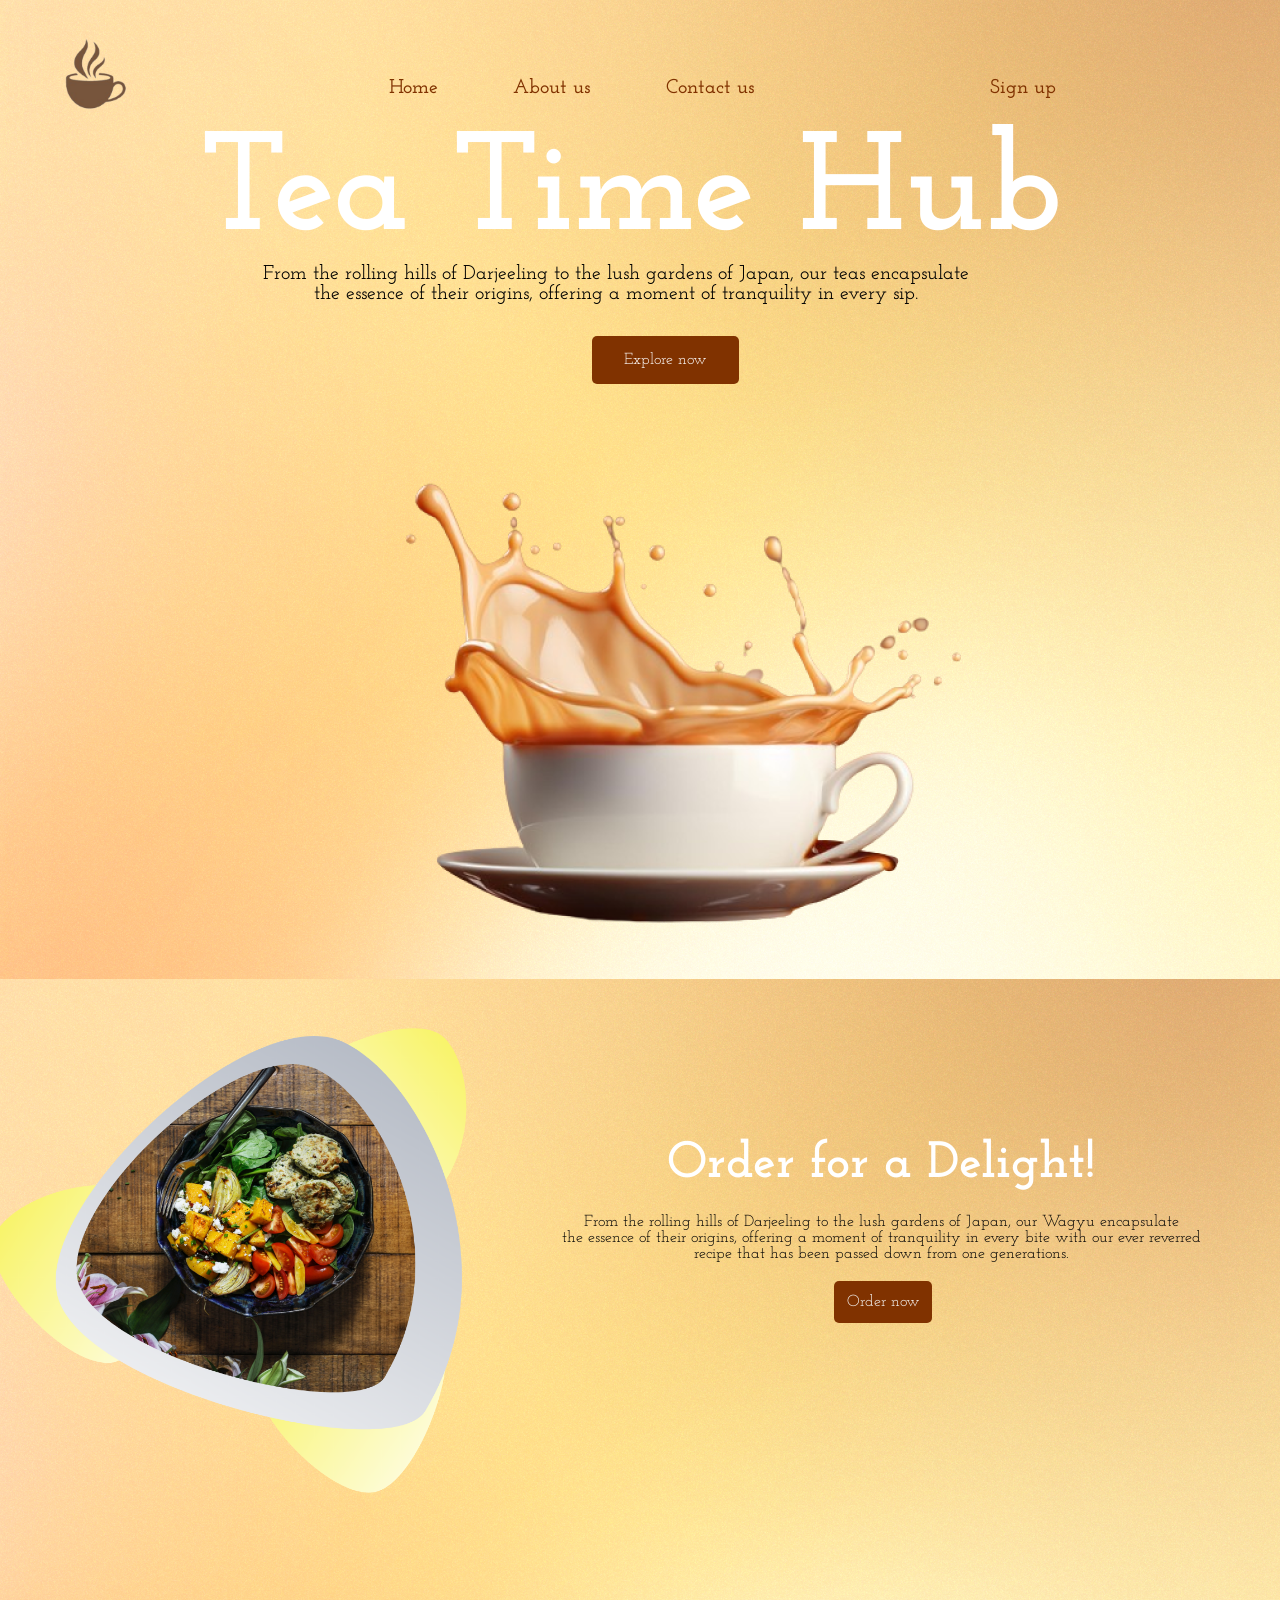
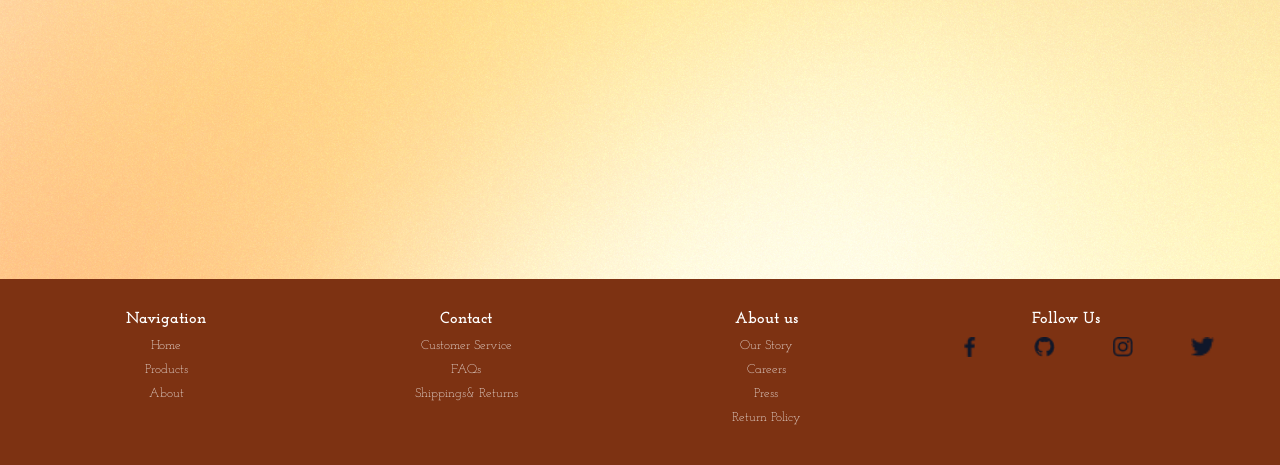
<file: index.html>
<!DOCTYPE html>

<head>
    <meta charset="UTF-8">
    <meta name="viewport" content="width=device-width,initial-scale=1.0">
    <link rel="stylesheet" href="https://cdnjs.cloudflare.com/ajax/libs/font-awesome/4.7.0/css/font-awesome.min.css">
    <link rel="preconnect" href="https://fonts.googleapis.com">
    <link rel="preconnect" href="https://fonts.gstatic.com" crossorigin>
    <link href="https://fonts.googleapis.com/css2?family=Josefin+Slab:ital,wght@0,100..700;1,100..700&display=swap"
        rel="stylesheet">

    <title>TEA SITE</title>
    <link rel="stylesheet" href="tea site.css">
</head>

<body>
    <div class="first">
        <nav>
            <label>
                <img src="Untitled_design__10_-removebg-preview 12.png"></label>
            <ul class="nav-links">
                <li><a href="#">Home</a></li>
                <li><a href="#">About us</a></li>
                <li><a href="#">Contact us</a></li>

                <li>
                    <div>
                        <a href="#" class="sign">Sign up</a>
                    </div>
                </li>


            </ul>

            <div class="hamburger" id="hamburger">
                <span></span>
                <span></span>
                <span></span>
            </div>
    

        </nav>

        <section>

        <div class="content">
            <h1 class="anim">Tea Time Hub</h1>

            <p class="anim">From the rolling hills of Darjeeling to the lush gardens of Japan, our teas encapsulate<br>
                the essence of their origins, offering a moment of tranquility in every sip. </p>
            <a href="#" class="im">Explore now</a>
            <img src="4689-removebg-preview 12.png">
        </div>

    </section>

    <section class="second">

        <div class="twin">
<div class="first">
<img class="first-img" src="pic1.png">
</div>

<div class="ikeji">
<h1>Order for a Delight!</h1>

<p class="sub">From the rolling hills of Darjeeling to the lush gardens of Japan, our Wagyu encapsulate<br>
    the essence of their origins, offering a moment of tranquility in every bite with our ever reverred<br> recipe that has been passed down from one generations. </p>

<a href="">Order now</a>
</div>
        </div>

    </section>

        
        <footer class="footer">
            <div class="footer-row">
                <h3>Navigation</h3>
                <ul>
                    <li><a href="#">Home</a></li>
                    <li><a href="#">Products</a></li>
                    <li><a href="#">About</a></li>
                </ul>
            </div>

            <div class="footer-row">
                <h3 id="contact">Contact </h3>
                <ul>
                    <li><a href="#">Customer Service</a></li>
                    <li><a href="#">FAQs</a></li>
                    <li><a href="#">Shippings& Returns</a></li>
                </ul>
            </div>

            <div class="footer-row">
                <h3 id="about">About us</h3>
                <ul>
                    <li><a href="#">Our Story</a></li>
                    <li><a href="#">Careers</a></li>
                    <li><a href="#">Press</a>
                    <li><a href="#">Return Policy</a>
                </ul>
            </div>

            <div class="footer-row">
                <h3>Follow Us</h3>
                <ul class="social-media">
                    <li><a href="#"><img alt="social-icons" src="logo-fb-simple 22.png"></a></li>
                    <li><a href="#"><img alt="social-icons" src="logo-github 12.png"></a></li>
                    <li><a href="#"><img alt="social-icons" src="logo-instagram 12.png"></a></li>
                    <li><a href="#"><img alt="social-icons" src="logo-twitter 22.png"></a></li>
                </ul>
            </div>
        </footer>

<script>
    
        //Toggle menu function
        const hamburger = document.getElementById('hamburger');
        const navLinks = document.querySelector('.nav-links');

        hamburger.addEventListener('click', () => {
            navLinks.classList.toggle('show');
            hamburger.classList.toggle('active');
        });



        // Close menu when clicking outside
        document.addEventListener('click', (e) => {
            if (!nav.contains(e.target) && !hamburger.contains(e.target)) {
                hamburger.classList.remove('active');
                nav.classList.remove('active');
            }
        });
</script>

</body>

</html>
</file>
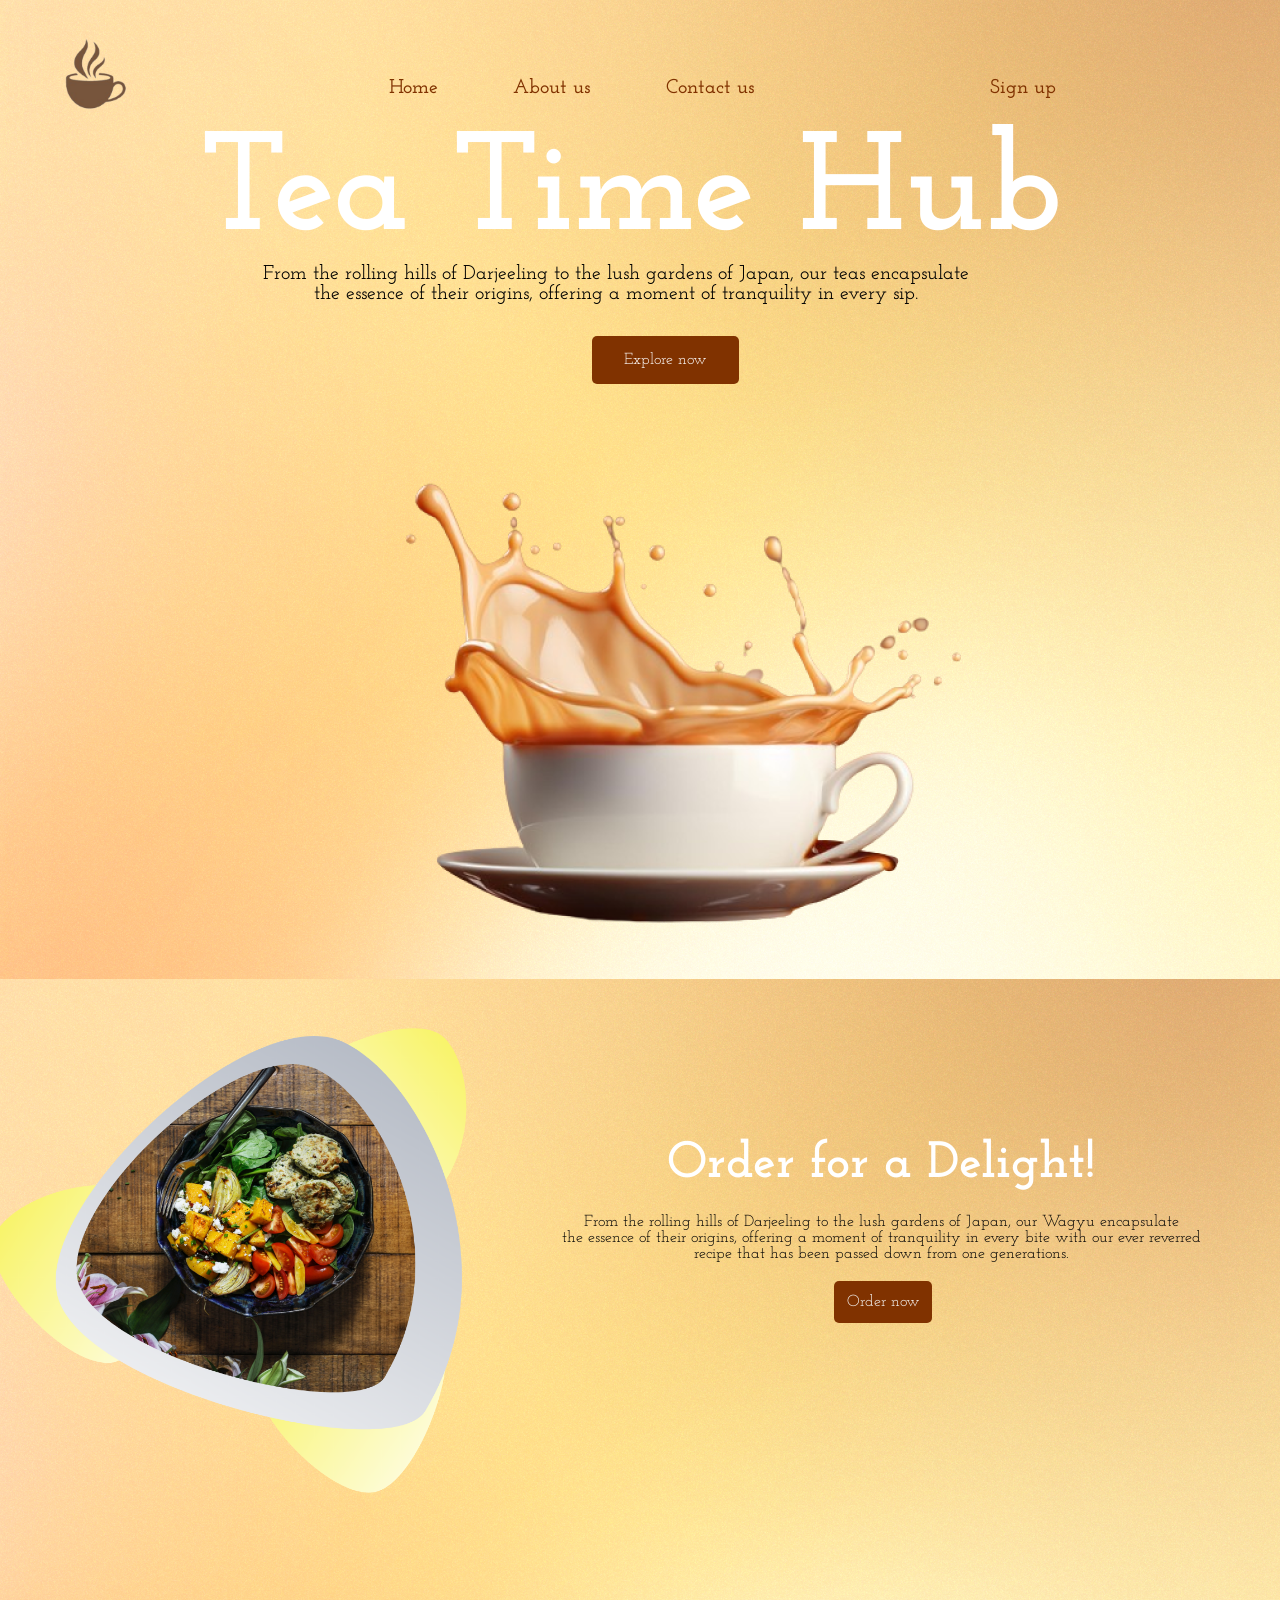
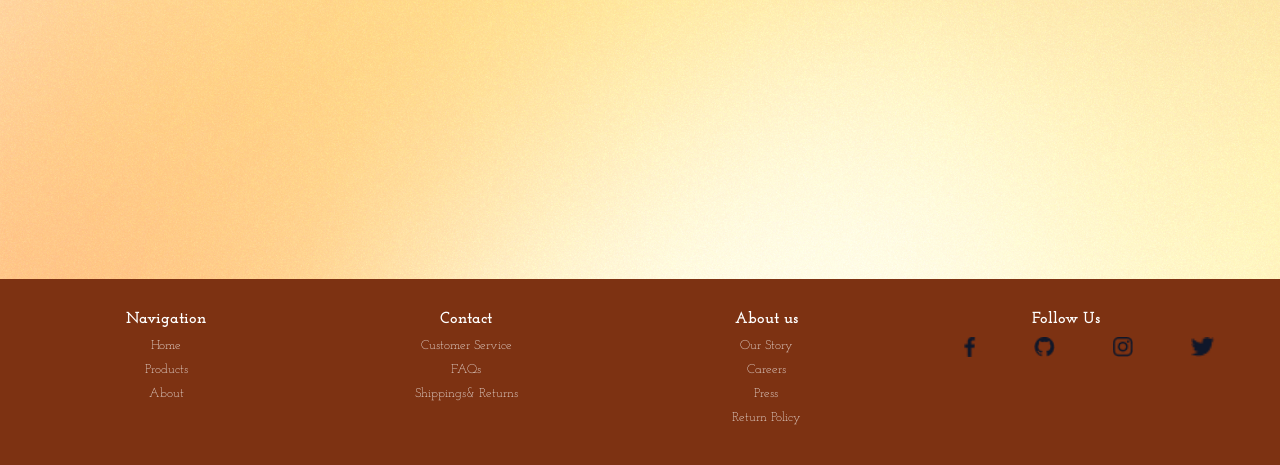
<file: tea-site.html>
<!DOCTYPE html>

<head>
    <meta charset="UTF-8">
    <meta name="viewport" content="width=device-width,initial-scale=1.0">
    <link rel="stylesheet" href="https://cdnjs.cloudflare.com/ajax/libs/font-awesome/4.7.0/css/font-awesome.min.css">
    <link rel="preconnect" href="https://fonts.googleapis.com">
    <link rel="preconnect" href="https://fonts.gstatic.com" crossorigin>
    <link href="https://fonts.googleapis.com/css2?family=Josefin+Slab:ital,wght@0,100..700;1,100..700&display=swap"
        rel="stylesheet">

    <title>TEA SITE</title>
    <link rel="stylesheet" href="tea site.css">
</head>

<body>
    <div class="first">
        <nav>
            <label>
                <img src="Untitled_design__10_-removebg-preview 12.png"></label>
            <ul class="nav-links">
                <li><a href="#">Home</a></li>
                <li><a href="#">About us</a></li>
                <li><a href="#">Contact us</a></li>

                <li>
                    <div>
                        <a href="#" class="sign">Sign up</a>
                    </div>
                </li>


            </ul>

            <div class="hamburger" id="hamburger">
                <span></span>
                <span></span>
                <span></span>
            </div>
    

        </nav>

        <section>

        <div class="content">
            <h1 class="anim">Tea Time Hub</h1>

            <p class="anim">From the rolling hills of Darjeeling to the lush gardens of Japan, our teas encapsulate<br>
                the essence of their origins, offering a moment of tranquility in every sip. </p>
            <a href="#" class="im">Explore now</a>
            <img src="4689-removebg-preview 12.png">
        </div>

    </section>

    <section class="second">

        <div class="twin">
<div class="first">
<img class="first-img" src="pic1.png">
</div>

<div class="ikeji">
<h1>Order for a Delight!</h1>

<p class="sub">From the rolling hills of Darjeeling to the lush gardens of Japan, our Wagyu encapsulate<br>
    the essence of their origins, offering a moment of tranquility in every bite with our ever reverred<br> recipe that has been passed down from one generations. </p>

<a href="">Order now</a>
</div>
        </div>

    </section>

        
        <footer class="footer">
            <div class="footer-row">
                <h3>Navigation</h3>
                <ul>
                    <li><a href="#">Home</a></li>
                    <li><a href="#">Products</a></li>
                    <li><a href="#">About</a></li>
                </ul>
            </div>

            <div class="footer-row">
                <h3 id="contact">Contact </h3>
                <ul>
                    <li><a href="#">Customer Service</a></li>
                    <li><a href="#">FAQs</a></li>
                    <li><a href="#">Shippings& Returns</a></li>
                </ul>
            </div>

            <div class="footer-row">
                <h3 id="about">About us</h3>
                <ul>
                    <li><a href="#">Our Story</a></li>
                    <li><a href="#">Careers</a></li>
                    <li><a href="#">Press</a>
                    <li><a href="#">Return Policy</a>
                </ul>
            </div>

            <div class="footer-row">
                <h3>Follow Us</h3>
                <ul class="social-media">
                    <li><a href="#"><img alt="social-icons" src="logo-fb-simple 22.png"></a></li>
                    <li><a href="#"><img alt="social-icons" src="logo-github 12.png"></a></li>
                    <li><a href="#"><img alt="social-icons" src="logo-instagram 12.png"></a></li>
                    <li><a href="#"><img alt="social-icons" src="logo-twitter 22.png"></a></li>
                </ul>
            </div>
        </footer>

<script>
    
        //Toggle menu function
        const hamburger = document.getElementById('hamburger');
        const navLinks = document.querySelector('.nav-links');

        hamburger.addEventListener('click', () => {
            navLinks.classList.toggle('show');
            hamburger.classList.toggle('active');
        });



        // Close menu when clicking outside
        document.addEventListener('click', (e) => {
            if (!nav.contains(e.target) && !hamburger.contains(e.target)) {
                hamburger.classList.remove('active');
                nav.classList.remove('active');
            }
        });
</script>

</body>

</html>
</file>
<file: tea site.css>
* {
    box-sizing: border-box;
    margin: 0;
    padding: 0;
    list-style: none;
    text-decoration: none;
    font-family: "Josefin Slab", serif;
}

body {
    background-image: url(grad.png);
}


nav {
    padding: 5px 0;
    display: flex;
    align-items: center;
    justify-content: space-evenly;
    background: transparent;
    height: 2rem;
    width: 100%;
}



.hamburger {
    display: none;
    flex-direction: column;
    cursor: pointer;
    gap: 5px;
  }
  
  .hamburger span {
    height: 3px;
    width: 25px;
    background: #333;
    border-radius: 2px;
    transition: 0.3s;
  }

nav img {
    margin-left: -150px;
    width: 280px;
    margin-top: 90px;
}

nav ul li {
    display: inline-block;
    list-style-type: none;
  
    margin-top: 80px;
    
   
  
}

nav ul li a {
    margin-right: 70px;
    font-size: 20px;
    font-weight: 600;
    color: #803200;
    text-decoration: none;
    font-family: "Josefin Slab", serif;
}

nav ul li a:hover {
    border-bottom: 2px solid #571A00;
}

nav li:last-child{
    margin-left: 10rem;
}




.content h1 {
    margin-top: 60px;
    margin-left: 30px;
    font-size: 140px;
    color: rgb(255, 255, 255);
   text-align: center;
}


.content p {
    text-align: center;
    font-size: 20px;
    font-weight: 500;
    margin-bottom: 3rem;
}

.im {
    background:#803200;
    border-radius: 5px;
    padding: 1rem 2rem;
    color: #fff;
    text-align: center;
    margin-left: 40rem;
  
}

.im:hover{
    background: #f7f7f5;
    color: black;
}

.content img{
    margin-top: 6.5rem;
    margin-left: 220px;
    margin-bottom: 3rem;
}

.second{
    min-height: 100vh;
    background-image: url(grad.png)
    
}

.second .twin{
    display: flex;
    justify-content: space-evenly;
}

.first{
    margin-left: -3rem;
    margin-top: 2rem;
}
.first-img{
    width: 105%;
    height: 500px;
}

.ikeji{
    margin-top: 3rem;
    
}

.ikeji h1{
    font-size: 4vw;
    margin-top: 7rem;
    text-align: center;
    color: #fff;
}
.ikeji p{
    text-align: center;
}

.ikeji a:hover{
    color: black;
    background: #fff;
}
.sub{
    margin-bottom: 2rem;
    margin-top: 1.5rem;
}

.ikeji a{padding: 0.8rem;
    color: #f7f7f5;
    background: #803200;
    border-radius: 5px;
    margin-left: 17rem;
}

.footer {
    background-color: #7d3212;
    color: white;
    padding: 2rem 4rem;
    display: grid;
    grid-template-columns: repeat(4, 1fr);
    gap:-1rem;
    text-align: center;
}

.footer-row h3 {
    margin-bottom: 10px;
    color: #ffffff;
    font-size: 1em;
}

.footer-row ul  {
    list-style: none;
    padding: 0;
}

.footer-row ul li {
    margin-bottom: 8px;
}

.footer-row ul li a {
    color: white;
    text-decoration: none;
    transition: color 0.3s;
    font-size: 0.8rem;
    font-weight: 300;
}

.footer-row ul li a:hover {
    color: #ffcc00;
}

.social-media {
    display: flex;
    gap: 10px;
}

.social-media li {
    margin: 0;
    margin-left: 3rem;
}

.social-media li img {
    width: 100%;
    height: 20px;
   
}

@media screen and (max-width:42rem){

nav img{
    margin-left: 1rem;
    margin-top: 1rem;
    width: 75%;
}    

.hamburger {
    display: flex;
    margin-left: 4rem;
    padding: 2em
}


.nav-links {
    flex-direction: column;
    align-items: center;
    position: absolute;
    top: 60px;
    left: ;
    width: 100%;
    background-color: #bebebe;
    display: none;
    padding: 20px 0;
    box-shadow: 0 4px 8px rgba(0,0,0,0.1);
    
  }

  .nav-links.show {
    display: flex;
    
  }

.content h1{
    font-size:15vw;
margin-left: 4rem !important;
padding: 1rem;
    
}
.content p{
    font-size: 5vw;
    margin-left: 4rem !important;
    padding: 1rem;
    margin-bottom: 2rem;
}

.im{
    font-size: 3vw;
    margin-left: 45%;
    padding: 1rem 2rem;
}

.content img{
    width: 85% !important;
margin-left: 2rem;


 }

 .second .twin{
    flex-direction: column;
 }

 .first-img{margin-top: 2rem;
    width: 50%;
  height: 280px;
   margin-left: 12rem;
}

.ikeji{
    margin-top: -6rem;
}

.ikeji h1{
    font-size: 2rem;
    margin-top: 7rem;
padding: 0.5rem;
margin-left: 3rem;
    color: #fff;
margin-bottom: -2rem;}

    .ikeji p{
        font-size: 3.8vw;
        padding: 1rem;
        margin-left: 3rem;
    }



.ikeji a{
    margin-left: 43%;
    padding: 1rem 2rem;
    font-size: 3vw;
}

 .footer{
    display: flex;
    flex-direction: column;
    text-align: center;

}

.social-media img{
    margin-top: 1rem;
  margin-left: 10%;
  width: 20%;
}

    
}
</file>
